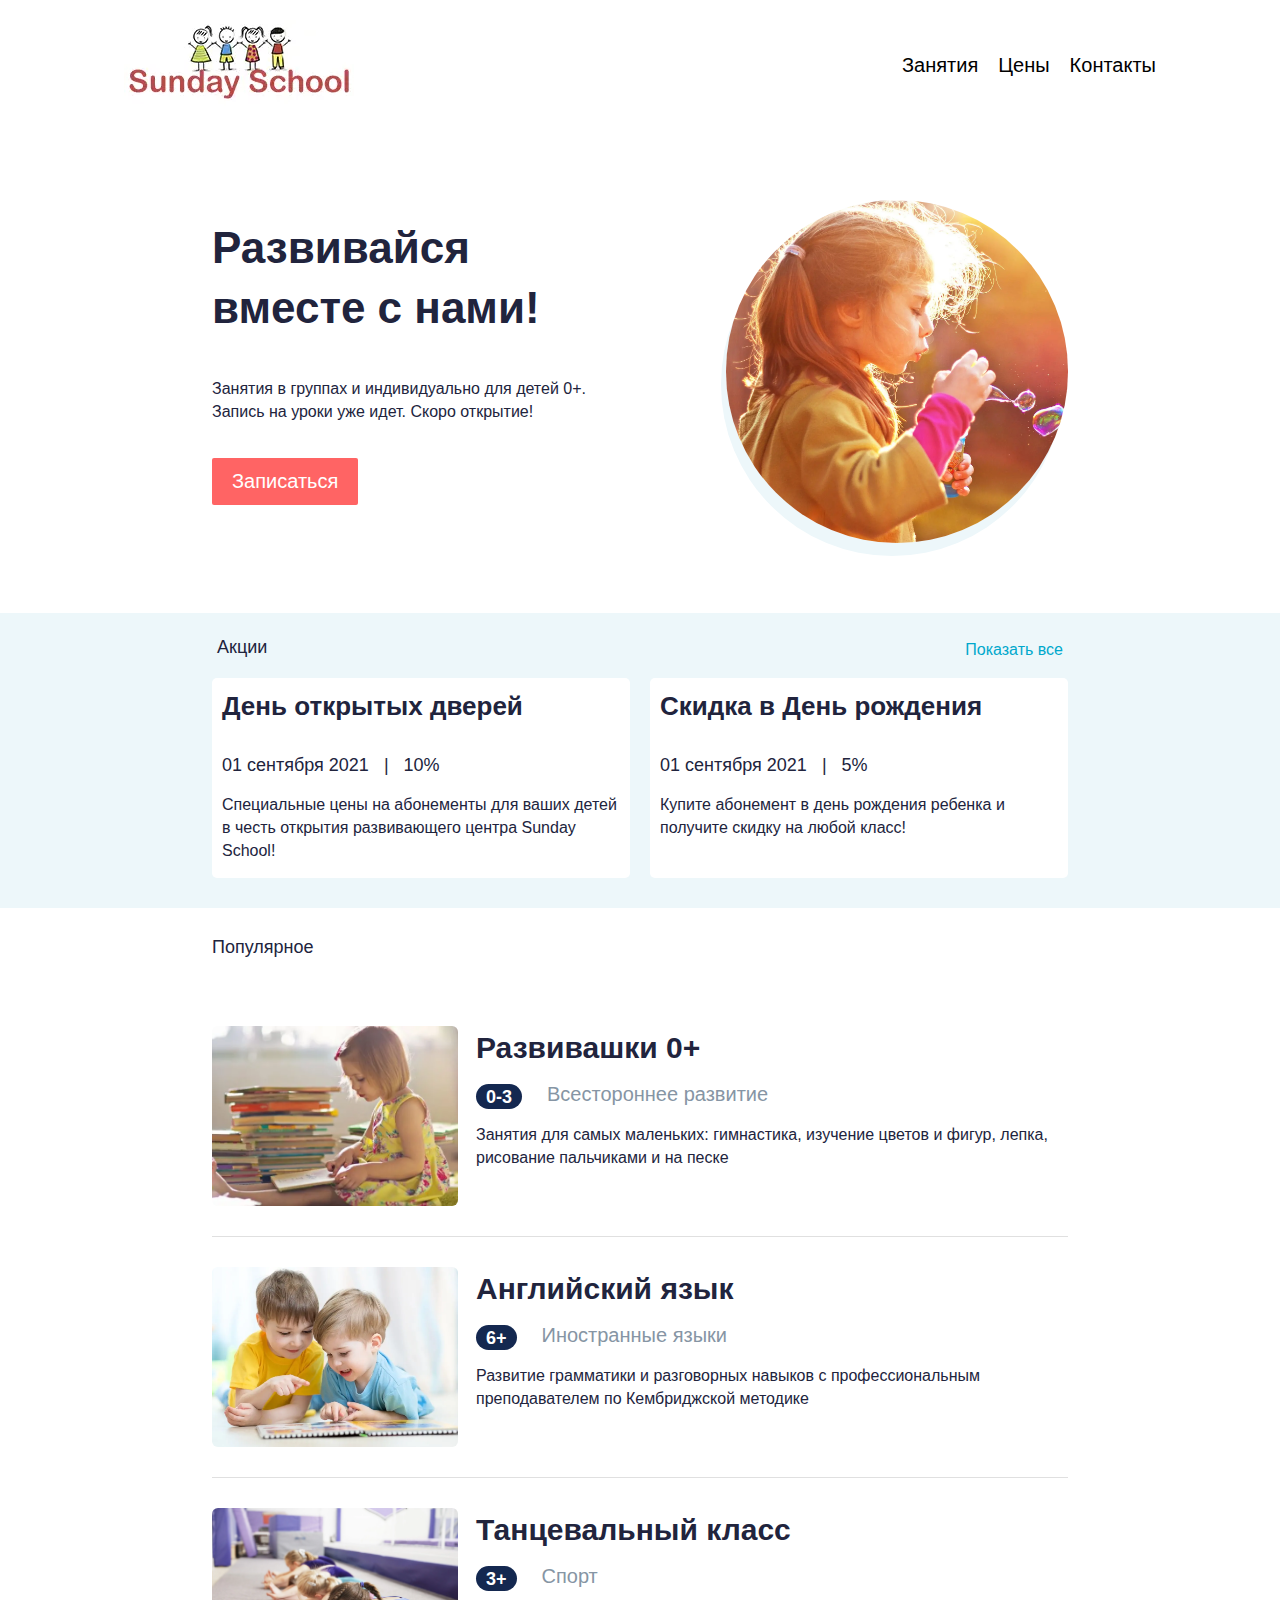
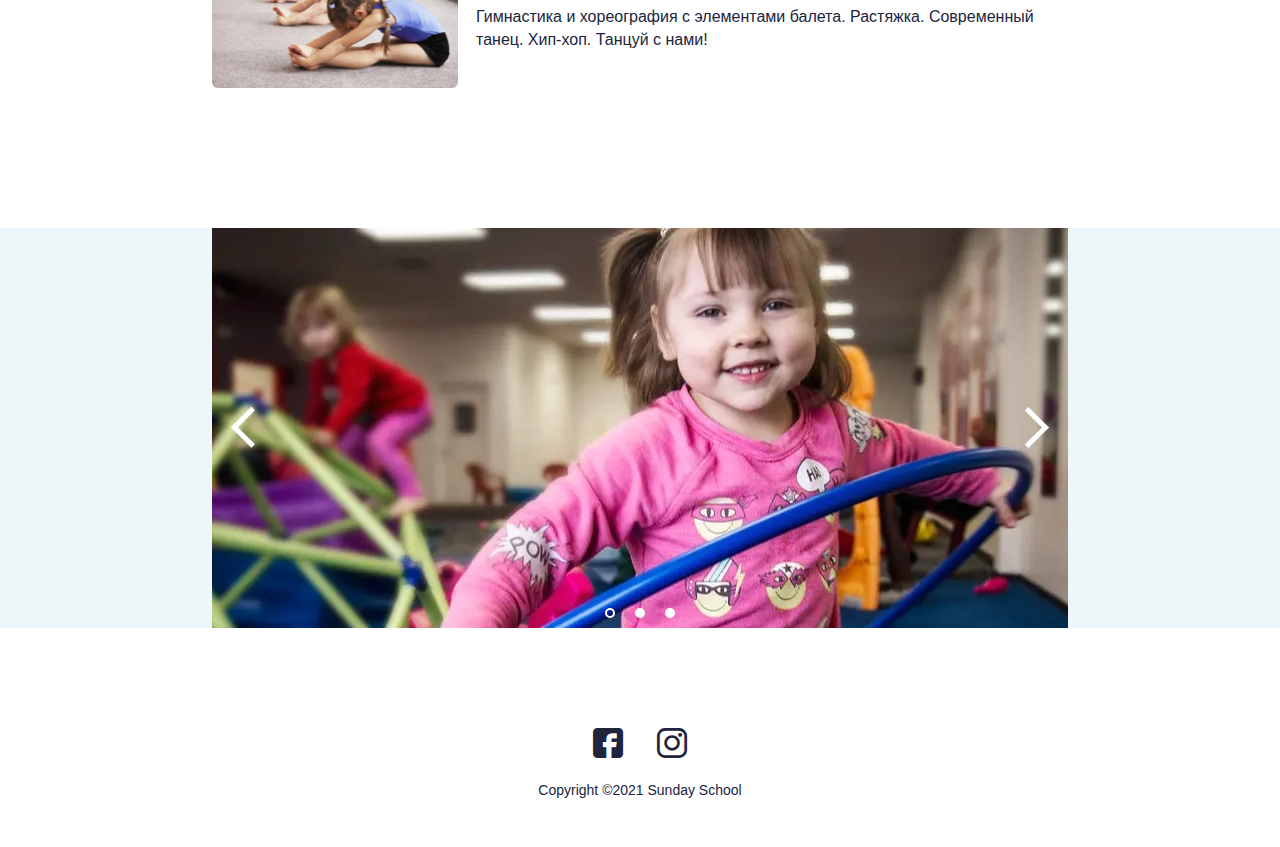
<file: index.html>
<!DOCTYPE html><html lang="ru">   <head>	<title>Главная</title>	<meta charset="UTF-8">	<meta name="format-detection" content="telephone=no">	<link rel="stylesheet" href="css/style.min.css">	<link rel="shortcut icon" href="favicon.ico">	<!-- <meta name="robots" content="noindex, nofollow"> -->	<meta name="viewport" content="width=device-width, initial-scale=1.0">	<script src="https://api-maps.yandex.ru/2.1/?apikey=8a600a1f-75d1-4fd4-8805-fcba64529183&lang=ru_RU" type="text/javascript">	</script></head>  <body>    <div class="wrapper">      <header id="header" class="header">  <div class="header__content">    <a href="index.html" class="header__logo">      <picture><source srcset="img/logo2.webp" type="image/webp"><img class="logo__img" src="img/logo2.png" alt="" /></picture>    </a>    <div class="header__menu menu">      <div class="menu__icon icon-menu">        <span></span>        <span></span>        <span></span>      </div>      <nav class="menu__body">        <ul class="menu__list">          <li>            <a href="classes.html" class="menu__link "              >Занятия</a            >            <span class="menu__arrow"></span>            <ul class="menu__sub-list">              <li>                <a href="classes.html" class="menu__sub-link">Английский язык</a>              </li>              <li>                <a href="classes.html" class="menu__sub-link">Танцевальный класс</a>              </li>              <li>                <a href="classes.html" class="menu__sub-link">Развивашки 0+</a>              </li>              <li>                <a href="classes.html" class="menu__sub-link">Подготовка к школе</a>              </li>            </ul>          </li>          <li>            <a href="price.html" class="menu__link "              >Цены</a            >          </li>          <li>            <a href="contact.html" class="menu__link "              >Контакты</a            >          </li>        </ul>      </nav>    </div>  </div></header>      <main class="page">        <section id="hello" class="hello">          <div class="hello__container _container">            <div class="hello__content">              <h1 class="hello__title title">Развивайся вместе с нами!</h1>              <div class="hello__text text">                Занятия в группах и индивидуально для детей 0+. Запись на уроки                уже идет. Скоро открытие!              </div>              <a href="#popup" class="hello__btn btn popup-link">Записаться</a>            </div>            <picture><source srcset="img/main.webp" type="image/webp"><img class="hello__avatar _ibg" src="img/main.jpg" alt="" /></picture>          </div>        </section>        <section class="recent-offers">          <div class="recent-offers__container _container">            <div class="recent-offers__header">              <div class="recent-offers__title">Акции</div>              <a href="#" class="recent-offers__view-all">Показать все</a>            </div>            <div class="recent-offers__items">              <div class="recent-offers__column">                <article class="recent-offers__item">                  <a href="" class="recent-offer__title"                    >День открытых дверей</a                  >                  <div class="recent-offer__info">                    01 сентября 2021 <span>|</span> 10%                  </div>                  <div class="recent-offer__text text">                    Специальные цены на абонементы для ваших детей в честь                    открытия развивающего центра Sunday School!                  </div>                </article>              </div>              <div class="recent-offers__column">                <article class="recent-offers__item">                  <a href="" class="recent-offer__title"                    >Скидка в День рождения</a                  >                  <div class="recent-offer__info">                    01 сентября 2021 <span>|</span> 5%                  </div>                  <div class="recent-offer__text text">                    Купите абонемент в день рождения ребенка и получите скидку                    на любой класс!                  </div>                </article>              </div>            </div>          </div>        </section>        <section class="featured-classes">          <div class="featured-classes__container _container">            <div class="featured-classes__title">Популярное</div>            <div class="featured-classes__items classes">              <article class="classes__item">                <a href="" class="classes__image _ibg">                  <picture><source srcset="img/classes/razvivashki-min.webp" type="image/webp"><img src="img/classes/razvivashki-min.jpg" alt="" /></picture>                </a>                <div class="classes__body">                  <a href="" class="classes__title">Развивашки 0+</a>                  <div class="classes__info">                    <div class="classes__age">0-3</div>                    <div class="classes__category">Всестороннее развитие</div>                  </div>                  <div class="classes__text text">                    Занятия для самых маленьких: гимнастика, изучение цветов и                    фигур, лепка, рисование пальчиками и на песке                  </div>                </div>              </article>              <article class="classes__item">                <a href="" class="classes__image _ibg">                  <picture><source srcset="img/classes/english-min.webp" type="image/webp"><img src="img/classes/english-min.jpg" alt="" /></picture>                </a>                <div class="classes__body">                  <a href="" class="classes__title">Английский язык</a>                  <div class="classes__info">                    <div class="classes__age">6+</div>                    <div class="classes__category">Иностранные языки</div>                  </div>                  <div class="classes__text text">                    Развитие грамматики и разговорных навыков с профессиональным                    преподавателем по Кембриджской методике                  </div>                </div>              </article>              <article class="classes__item">                <a href="" class="classes__image _ibg">                  <picture><source srcset="img/classes/dancing-min.webp" type="image/webp"><img src="img/classes/dancing-min.jpg" alt="" /></picture>                </a>                <div class="classes__body">                  <a href="" class="classes__title">Танцевальный класс</a>                  <div class="classes__info">                    <div class="classes__age">3+</div>                    <div class="classes__category">Спорт</div>                  </div>                  <div class="classes__text text">                    Гимнастика и хореография с элементами балета. Растяжка.                    Современный танец. Хип-хоп. Танцуй с нами!                  </div>                </div>              </article>            </div>          </div>        </section>        <section class="gallery">          <div class="_container">            <div class="gallery__container">              <div class="block-arrows btn-prev"></div>              <div class="block-arrows btn-next"></div>              <div class="control">                <ul>                  <li class="selected"></li>                  <li></li>                  <li></li>                </ul>              </div>              <div class="slider-track">                <picture><source srcset="img/gallery/slide1.webp" type="image/webp"><img src="img/gallery/slide1.jpg" alt="" /></picture>                <picture><source srcset="img/gallery/slide2.webp" type="image/webp"><img src="img/gallery/slide2.jpg" alt="" /></picture>                <picture><source srcset="img/gallery/slide3.webp" type="image/webp"><img src="img/gallery/slide3.jpg" alt="" /></picture>              </div>            </div>          </div>        </section>      </main>      <footer class="footer">	<div class="footer__content _container">		<div class="footer__social social">			<a href="" class="social__item _icon-fb"></a>			<a href="" class="social__item _icon-insta"></a>		</div>		<div class="footer__copy">Copyright ©2021 Sunday School</div>	</div></footer>    </div>    <div id="popup" class="popup">		<div class="popup__body">			<div class="popup__content">				<a href="#header" class="popup__close close-popup">					<span></span>        			<span></span>		  		</a>				<div class="popup__title title">Запишитесь на занятия</div>				<div class="popup-form">					<form action="#" id="form" class="popup-form__body">						<input id="popupName" class="popup-form__input _req" name="name" type="text" placeholder="Ваше имя">						<input id="popupEmail" class="popup-form__input _req _email" name="email" placeholder="Ваш Email">						<input id="popupTel" class="popup-form__input _req" name="tel" placeholder="Ваш телефон">						<button type="submit" class="btn">Отправить</button>					</form>				</div>			</div>		</div>	</div> <script src="js/app.min.js"></script><!-- <script src="https://maps.googleapis.com/maps/api/js?key=AIzaSyCREANfSmnRGkvr7W8hISYad6m4UJIbOyg&callback=initMap&libraries=&v=weekly"async></script> -->  </body></html>
</file>
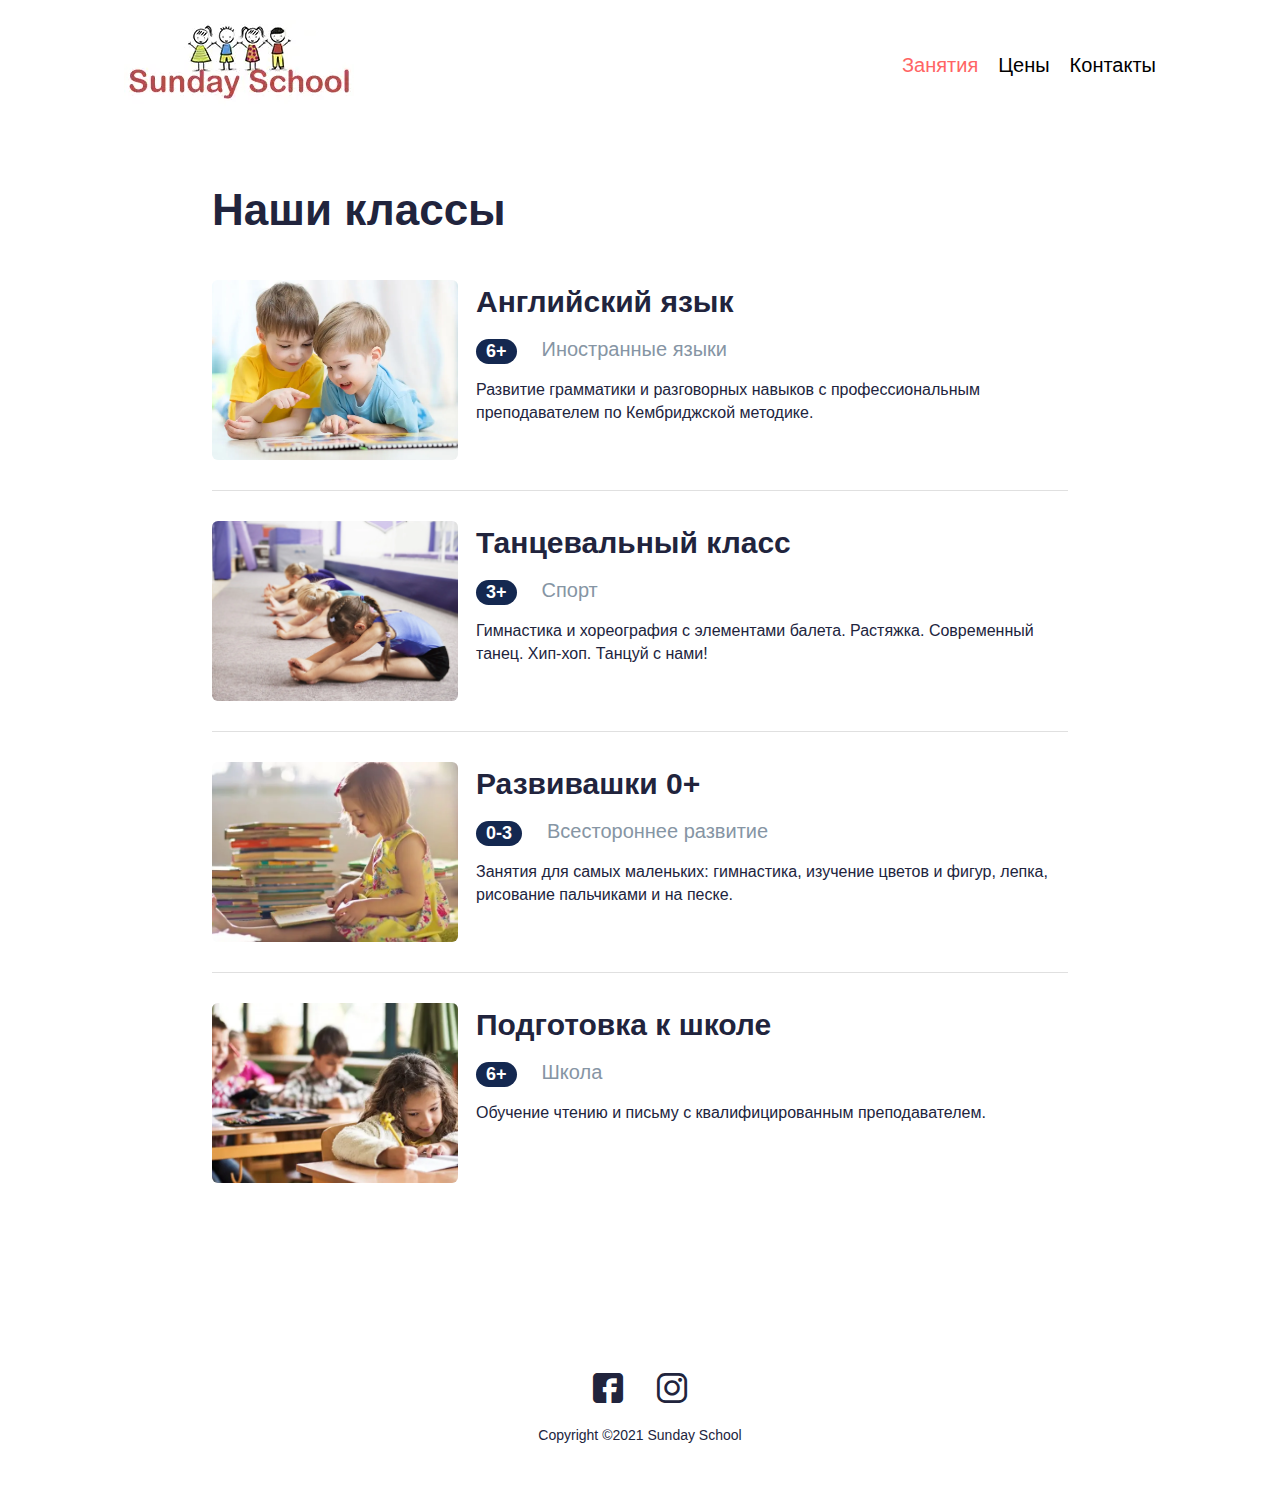
<file: classes.html>
<!DOCTYPE html><html lang="ru">	 <head>	<title>Занятия</title>	<meta charset="UTF-8">	<meta name="format-detection" content="telephone=no">	<link rel="stylesheet" href="css/style.min.css">	<link rel="shortcut icon" href="favicon.ico">	<!-- <meta name="robots" content="noindex, nofollow"> -->	<meta name="viewport" content="width=device-width, initial-scale=1.0">	<script src="https://api-maps.yandex.ru/2.1/?apikey=8a600a1f-75d1-4fd4-8805-fcba64529183&lang=ru_RU" type="text/javascript">	</script></head>	<body>		<div class="wrapper">			<header id="header" class="header">  <div class="header__content">    <a href="index.html" class="header__logo">      <picture><source srcset="img/logo2.webp" type="image/webp"><img class="logo__img" src="img/logo2.png" alt="" /></picture>    </a>    <div class="header__menu menu">      <div class="menu__icon icon-menu">        <span></span>        <span></span>        <span></span>      </div>      <nav class="menu__body">        <ul class="menu__list">          <li>            <a href="classes.html" class="menu__link _active"              >Занятия</a            >            <span class="menu__arrow"></span>            <ul class="menu__sub-list">              <li>                <a href="classes.html" class="menu__sub-link">Английский язык</a>              </li>              <li>                <a href="classes.html" class="menu__sub-link">Танцевальный класс</a>              </li>              <li>                <a href="classes.html" class="menu__sub-link">Развивашки 0+</a>              </li>              <li>                <a href="classes.html" class="menu__sub-link">Подготовка к школе</a>              </li>            </ul>          </li>          <li>            <a href="price.html" class="menu__link "              >Цены</a            >          </li>          <li>            <a href="contact.html" class="menu__link "              >Контакты</a            >          </li>        </ul>      </nav>    </div>  </div></header>			<main class="page">				<div class="classes page__container _container">					<h1 class="classes__main-title title">Наши классы</h1>					<div class="classes__items">						<article class="classes__item">							<a href="" class="classes__image _ibg">								<picture><source srcset="img/classes/english-min.webp" type="image/webp"><img src="img/classes/english-min.jpg" alt=""></picture>							</a>							<div class="classes__body">								<a href="" class="classes__title">Английский язык</a>								<div class="classes__info">									<div class="classes__age">6+</div>									<div class="classes__category">Иностранные языки</div>								</div>								<div class="classes__text text">									Развитие грамматики и разговорных навыков с профессиональным преподавателем по Кембриджской методике.								</div>							</div>						</article>						<article class="classes__item">							<a href="" class="classes__image _ibg">								<picture><source srcset="img/classes/dancing-min.webp" type="image/webp"><img src="img/classes/dancing-min.jpg" alt=""></picture>							</a>							<div class="classes__body">								<a href="" class="classes__title">Танцевальный класс</a>								<div class="classes__info">									<div class="classes__age">3+</div>									<div class="classes__category">Спорт</div>								</div>								<div class="classes__text text">									Гимнастика и хореография с элементами балета. Растяжка. Современный танец. Хип-хоп. Танцуй с нами!								</div>							</div>						</article>						<article class="classes__item">							<a href="" class="classes__image _ibg">								<picture><source srcset="img/classes/razvivashki-min.webp" type="image/webp"><img src="img/classes/razvivashki-min.jpg" alt=""></picture>							</a>							<div class="classes__body">								<a href="" class="classes__title">Развивашки 0+</a>								<div class="classes__info">									<div class="classes__age">0-3</div>									<div class="classes__category">Всестороннее развитие</div>								</div>								<div class="classes__text text">									Занятия для самых маленьких: гимнастика, изучение цветов и фигур, лепка, рисование пальчиками и на песке.								</div>							</div>						</article>						<article class="classes__item">							<a href="" class="classes__image _ibg">								<picture><source srcset="img/classes/school-preparation-min.webp" type="image/webp"><img src="img/classes/school-preparation-min.jpg" alt=""></picture>							</a>							<div class="classes__body">								<a href="" class="classes__title">Подготовка к школе</a>								<div class="classes__info">									<div class="classes__age">6+</div>									<div class="classes__category">Школа</div>								</div>								<div class="classes__text text">									Обучение чтению и письму с квалифицированным преподавателем.								</div>							</div>						</article>					</div>				</div>			</main>			<footer class="footer">	<div class="footer__content _container">		<div class="footer__social social">			<a href="" class="social__item _icon-fb"></a>			<a href="" class="social__item _icon-insta"></a>		</div>		<div class="footer__copy">Copyright ©2021 Sunday School</div>	</div></footer>		</div>		<script src="js/app.min.js"></script><!-- <script src="https://maps.googleapis.com/maps/api/js?key=AIzaSyCREANfSmnRGkvr7W8hISYad6m4UJIbOyg&callback=initMap&libraries=&v=weekly"async></script> -->	</body></html>
</file>
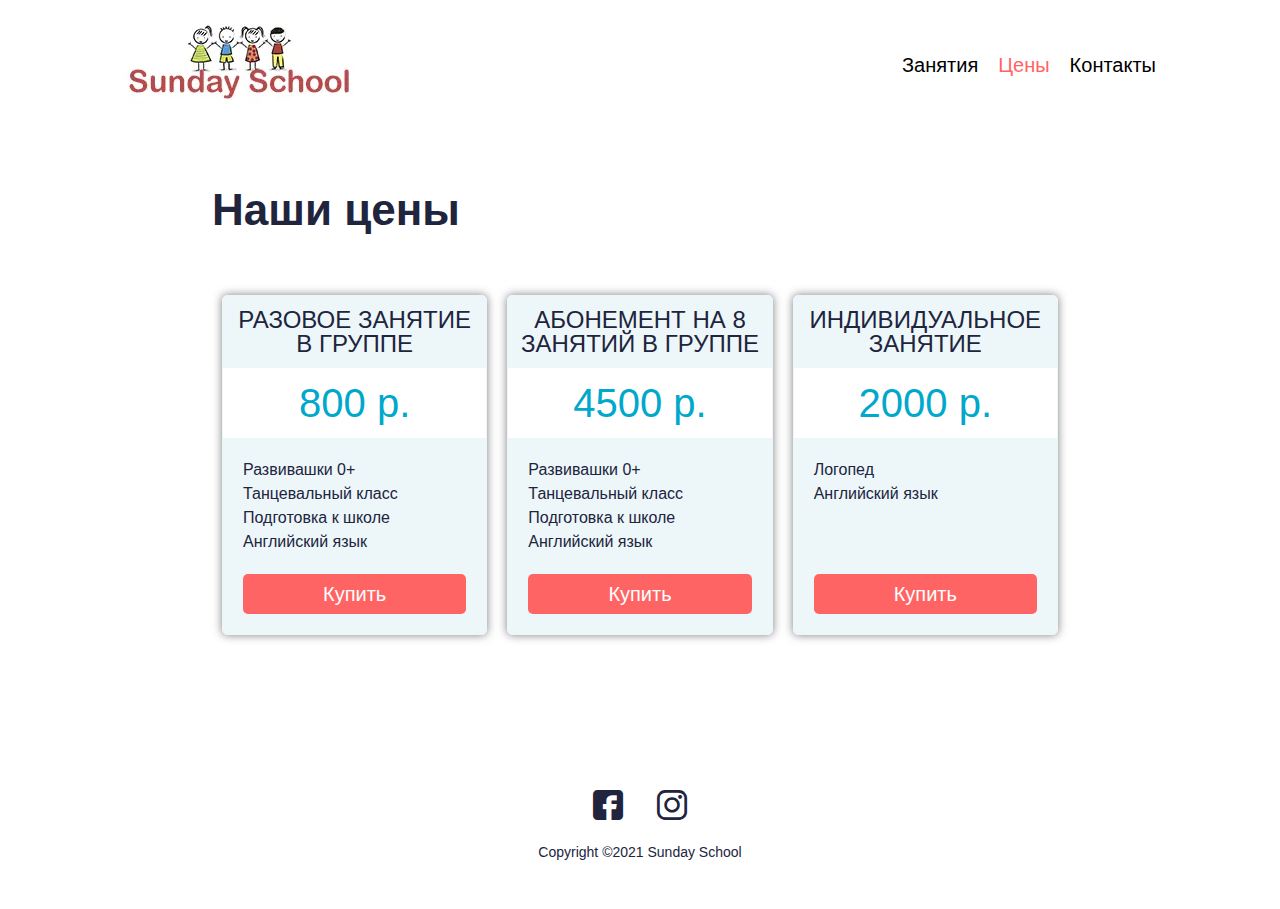
<file: price.html>
<!DOCTYPE html><html lang="ru">   <head>	<title>Цены</title>	<meta charset="UTF-8">	<meta name="format-detection" content="telephone=no">	<link rel="stylesheet" href="css/style.min.css">	<link rel="shortcut icon" href="favicon.ico">	<!-- <meta name="robots" content="noindex, nofollow"> -->	<meta name="viewport" content="width=device-width, initial-scale=1.0">	<script src="https://api-maps.yandex.ru/2.1/?apikey=8a600a1f-75d1-4fd4-8805-fcba64529183&lang=ru_RU" type="text/javascript">	</script></head>  <body>    <div class="wrapper">      <header id="header" class="header">  <div class="header__content">    <a href="index.html" class="header__logo">      <picture><source srcset="img/logo2.webp" type="image/webp"><img class="logo__img" src="img/logo2.png" alt="" /></picture>    </a>    <div class="header__menu menu">      <div class="menu__icon icon-menu">        <span></span>        <span></span>        <span></span>      </div>      <nav class="menu__body">        <ul class="menu__list">          <li>            <a href="classes.html" class="menu__link "              >Занятия</a            >            <span class="menu__arrow"></span>            <ul class="menu__sub-list">              <li>                <a href="classes.html" class="menu__sub-link">Английский язык</a>              </li>              <li>                <a href="classes.html" class="menu__sub-link">Танцевальный класс</a>              </li>              <li>                <a href="classes.html" class="menu__sub-link">Развивашки 0+</a>              </li>              <li>                <a href="classes.html" class="menu__sub-link">Подготовка к школе</a>              </li>            </ul>          </li>          <li>            <a href="price.html" class="menu__link _active"              >Цены</a            >          </li>          <li>            <a href="contact.html" class="menu__link "              >Контакты</a            >          </li>        </ul>      </nav>    </div>  </div></header>      <main class="page">        <div class="price page__container _container">          <div class="price__title title">Наши цены</div>          <div class="price__body">            <div class="price__row">              <div class="price__column">                <div class="price__item">                  <div class="price__subtitle">Разовое занятие в группе</div>                  <div class="price__label">800 р.</div>                  <div class="price__text">                    <ul>                      <li>Развивашки 0+</li>                      <li>Танцевальный класс</li>                      <li>Подготовка к школе</li>                      <li>Английский язык</li>                    </ul>                  </div>                  <a href="#popup" class="price__btn btn popup-link">Купить</a>                </div>              </div>              <div class="price__column">                <div class="price__item">                  <div class="price__subtitle">                    Абонемент на 8 занятий в группе                  </div>                  <div class="price__label">4500 р.</div>                  <div class="price__text">                    <ul>                      <li>Развивашки 0+</li>                      <li>Танцевальный класс</li>                      <li>Подготовка к школе</li>                      <li>Английский язык</li>                    </ul>                  </div>                  <a href="#popup" class="price__btn btn popup-link">Купить</a>                </div>              </div>              <div class="price__column">                <div class="price__item">                  <div class="price__subtitle">Индивидуальное занятие</div>                  <div class="price__label">2000 р.</div>                  <div class="price__text">                    <ul>                     <li>Логопед</li>                     <li>Английский язык</li>                    </ul>                  </div>                  <a href="#popup" class="price__btn btn popup-link">Купить</a>                </div>              </div>            </div>          </div>        </div>      </main>      <footer class="footer">	<div class="footer__content _container">		<div class="footer__social social">			<a href="" class="social__item _icon-fb"></a>			<a href="" class="social__item _icon-insta"></a>		</div>		<div class="footer__copy">Copyright ©2021 Sunday School</div>	</div></footer>    </div>    <div id="popup" class="popup">		<div class="popup__body">			<div class="popup__content">				<a href="#header" class="popup__close close-popup">					<span></span>        			<span></span>		  		</a>				<div class="popup__title title">Запишитесь на занятия</div>				<div class="popup-form">					<form action="#" id="form" class="popup-form__body">						<input id="popupName" class="popup-form__input _req" name="name" type="text" placeholder="Ваше имя">						<input id="popupEmail" class="popup-form__input _req _email" name="email" placeholder="Ваш Email">						<input id="popupTel" class="popup-form__input _req" name="tel" placeholder="Ваш телефон">						<button type="submit" class="btn">Отправить</button>					</form>				</div>			</div>		</div>	</div>    <script src="js/app.min.js"></script><!-- <script src="https://maps.googleapis.com/maps/api/js?key=AIzaSyCREANfSmnRGkvr7W8hISYad6m4UJIbOyg&callback=initMap&libraries=&v=weekly"async></script> -->  </body></html>
</file>
<file: css/style.min.css>
@charset "UTF-8";@import url(https://fonts.googleapis.com/css?family=Roboto:100,300,500,700,900);@font-face{font-family:icons;font-display:swap;src:url(../fonts/icons.woff) format("woff"),url(../fonts/icons.woff2) format("woff2");font-weight:400;font-style:normal}@font-face{font-family:icons;font-display:swap;src:url(../fonts/icons.woff) format("woff"),url(../fonts/icons.woff2#icons) format("woff2");font-weight:400;font-style:normal;font-display:block}[class*=" _icon-"]:before,[class^="_icon-"]:before{font-family:icons;font-style:normal;font-weight:400;font-variant:normal;text-transform:none;line-height:1;-webkit-font-smoothing:antialiased;-moz-osx-font-smoothing:grayscale}[class*=" _icon-"]:before,[class^="_icon-"]:before{display:block}._icon-fb:before{content:"\e900"}._icon-insta:before{content:"\e901"}._icon-linkedin:before{content:"\e902"}._icon-twitter:before{content:"\e903"}*{padding:0;margin:0;border:0}*,:after,:before{-webkit-box-sizing:border-box;box-sizing:border-box}:active,:focus{outline:0}a:active,a:focus{outline:0}aside,footer,header,nav,section{display:block}body,html{height:100%;min-width:320px}body{line-height:1;font-family:Arial,Helvetica,sans-serif;-ms-text-size-adjust:100%;-moz-text-size-adjust:100%;-webkit-text-size-adjust:100%}button,input,textarea{font-family:Arial,Helvetica,sans-serif}input::-ms-clear{display:none}button{cursor:pointer}button::-moz-focus-inner{padding:0;border:0}a,a:visited{text-decoration:none}a:hover{text-decoration:none}ul li{list-style:none}img{vertical-align:top}h1,h2,h3,h4,h5,h6{font-weight:inherit;font-size:inherit}body{color:#21243d;font-size:14px}body._lock{overflow:hidden}.wrapper{width:100%;min-height:100%;overflow:hidden;display:-webkit-box;display:-ms-flexbox;display:flex;-webkit-box-orient:vertical;-webkit-box-direction:normal;-ms-flex-direction:column;flex-direction:column}._container{max-width:856px;margin:0 auto}.btn{background-color:#ff6464;border-radius:2px;font-weight:500;font-size:20px;color:#fff;line-height:145%;height:47px;display:-webkit-inline-box;display:-ms-inline-flexbox;display:inline-flex;-webkit-box-align:center;-ms-flex-align:center;align-items:center;-webkit-box-pack:center;-ms-flex-pack:center;justify-content:center;text-align:center;padding:0 20px;-webkit-transition:background-color .3s ease 0s;-o-transition:background-color .3s ease 0s;transition:background-color .3s ease 0s}.btn._fw{width:100%}input[type=email],input[type=tel],input[type=text],textarea{-webkit-appearance:none;-moz-appearance:none;appearance:none}.input{border-radius:0!important;width:100%;display:block;padding:0 20px}textarea.input{resize:none;padding:0 0}.header{position:relative;z-index:100}.header__content{display:-webkit-box;display:-ms-flexbox;display:flex;-webkit-box-align:center;-ms-flex-align:center;align-items:center;-webkit-box-pack:justify;-ms-flex-pack:justify;justify-content:space-between;max-width:1052px;min-height:130px;padding:0 10px;margin:0 auto}.header__logo{position:relative;z-index:56;padding:20px 0 20px 0;margin:0}.header__menu{padding:10px 0;min-height:130px;display:-webkit-box;display:-ms-flexbox;display:flex;-webkit-box-align:center;-ms-flex-align:center;align-items:center}.menu__list>li{position:relative;padding:10px 0}.menu__link{font-size:20px;font-weight:500;color:#000;-webkit-transition:color .3s ease 0s;-o-transition:color .3s ease 0s;transition:color .3s ease 0s}.menu__link._active{color:#ff6464}.menu__sub-list{position:absolute;padding:20px;min-width:250px;font-size:16px}.menu__sub-list>li{padding:15px 0 15px 0;margin:0 0 10px 0}.menu__sub-list>li:last-child{margin:0}.menu__sub-link{color:#000;font-size:18px;-webkit-transition:color .3s ease 0s;-o-transition:color .3s ease 0s;transition:color .3s ease 0s}.menu__sub-link:hover{color:#ff6464}.icon-menu{display:none}body._pc .menu__list>li:hover .menu__sub-list{opacity:1;visibility:visible;-webkit-transform:translate(0,0);-ms-transform:translate(0,0);transform:translate(0,0);pointer-events:all}body._touch .menu__list>li{display:-webkit-box;display:-ms-flexbox;display:flex;-webkit-box-align:center;-ms-flex-align:center;align-items:center}body._touch .menu__link{-webkit-box-flex:1;-ms-flex:1 1 auto;flex:1 1 auto}body._touch .menu__arrow{display:block;position:absolute;right:0;top:calc(50% - 11px);width:0;height:0;margin:0;-webkit-transition:-webkit-transform .3s ease 0s;transition:-webkit-transform .3s ease 0s;-o-transition:transform .3s ease 0s;transition:transform .3s ease 0s;transition:transform .3s ease 0s,-webkit-transform .3s ease 0s;border-left:15px solid transparent;border-right:15px solid transparent;border-top:22px solid #171e257e}body._touch .menu__list>li._active .menu__sub-list{opacity:1;visibility:visible;-webkit-transform:translate(0,0);-ms-transform:translate(0,0);transform:translate(0,0);pointer-events:all}body._touch .menu__list>li._active .menu__arrow{-webkit-transform:rotate(-180deg);-ms-transform:rotate(-180deg);transform:rotate(-180deg);position:relative;margin:0 0 0 -30px}.footer{text-align:center;padding:50px 0}.footer__social{margin:0 0 25px 0}.hello{padding:70px 0 70px 0}.hello__container{display:-webkit-box;display:-ms-flexbox;display:flex}.hello__content{-webkit-box-align:start;-ms-flex-align:start;align-items:flex-start;padding:18px 110px 0 0;-webkit-box-flex:1;-ms-flex:1 1 auto;flex:1 1 auto}.hello__content :last-child{margin-bottom:0}.hello__title{margin:0 0 25px 0}.hello__text{margin:0 0 35px 0}.hello__btn{margin:0 0 25px 0}.hello__avatar{-webkit-box-flex:0;-ms-flex:0 0 343px;flex:0 0 343px;height:343px;position:relative;border-radius:50%;-webkit-box-shadow:-5px 13px 0 0 #edf7fa;box-shadow:-5px 13px 0 0 #edf7fa}.hello__avatar img{max-width:100%}.recent-offers{background:#edf7fa;padding:25px 0 13px 0}.recent-offers__header{display:-webkit-box;display:-ms-flexbox;display:flex;margin:0 5px 17px 5px}.recent-offers__title{padding:0 20px 0 0;-webkit-box-flex:1;-ms-flex:1 1 auto;flex:1 1 auto;font-size:18px;font-weight:500}.recent-offers__view-all{-webkit-box-flex:0;-ms-flex:0 0 auto;flex:0 0 auto;font-size:16px;line-height:23px;color:#00a8cc}.recent-offers__items{margin:0 -10px}.recent-offers__column{-webkit-box-flex:0;-ms-flex:0 1 50%;flex:0 1 50%;padding:0 10px;margin:0 10px 17px 10px;background-color:#fff;border-radius:5px}.recent-offer{height:100%;background-color:#fff;-webkit-box-shadow:0 4px 10px rgba(187,225,250,.25);box-shadow:0 4px 10px rgba(187,225,250,.25);border-radius:4px;padding:20px}.recent-offer :last-child{margin-bottom:0}.recent-offer__title{display:inline-block;color:inherit;font-size:26px;font-weight:700;line-height:146.15385%;-webkit-transition:color .3s ease 0s;-o-transition:color .3s ease 0s;transition:color .3s ease 0s;margin:0 0 17px 0;padding:10px 0}.recent-offer__info{margin:0 0 15px 0;font-size:18px;line-height:144.44444%}.recent-offer__info span{margin:0 10px}.recent-offer__text{margin:0 0 15px 0}.featured-classes{padding:30px 0 60px 0}.featured-classes__title{margin:0 0 20px 0;padding:0 20px 0 0;font-size:18px;font-weight:500}.gallery{background-color:#edf7fa;margin-bottom:50px}.gallery__container{overflow:hidden;position:relative}.slider-track{display:-webkit-box;display:-ms-flexbox;display:flex;-webkit-transition:all ease .2s;-o-transition:all ease .2s;transition:all ease .2s}.btn-prev{position:absolute;top:calc(50% - (40px * .72)/ 2);left:10px;z-index:100;-webkit-transform:rotate(180deg);-ms-transform:rotate(180deg);transform:rotate(180deg)}.btn-next{position:absolute;top:calc(50% - (40px * .72)/ 2);right:10px;z-index:100}.block-arrows{-webkit-box-flex:1;-ms-flex:1 1 auto;flex:1 1 auto;display:-webkit-box;display:-ms-flexbox;display:flex;-webkit-box-align:center;-ms-flex-align:center;align-items:center}.block-arrows::before{content:"";-webkit-box-flex:0;-ms-flex:0 0 calc(40px * .72);flex:0 0 calc(40px * .72);width:calc(40px * .72);height:calc(40px * .72);border-top:5px solid #fff;border-right:5px solid #fff;margin-right:15px;-webkit-transform:rotate(45deg);-ms-transform:rotate(45deg);transform:rotate(45deg)}.control ul{list-style:none;display:-webkit-box;display:-ms-flexbox;display:flex;position:absolute;z-index:5;bottom:0;left:50%;margin:0;padding:0;-webkit-transform:translate(-50%);-ms-transform:translate(-50%);transform:translate(-50%)}.control ul li{width:10px;height:10px;background:#fff;border:2px solid #fff;border-radius:50px;margin:10px;cursor:pointer}.control ul li.selected{background:0 0}.classes{display:-webkit-box;display:-ms-flexbox;display:flex;-webkit-box-orient:vertical;-webkit-box-direction:normal;-ms-flex-direction:column;flex-direction:column;padding:50px 0}.classes__items{padding:0 0 60px 0}.classes__item{padding:0 0 30px 0;margin:0 0 30px 0;border-bottom:1px solid #e0e0e0}.classes__item:last-child{margin-bottom:0;border-bottom:none}.classes__image{-webkit-box-flex:0;-ms-flex:0 0 246px;flex:0 0 246px;display:block;border-radius:6px;min-height:180px;overflow:hidden}.classes__body{-webkit-box-flex:1;-ms-flex:1 1 auto;flex:1 1 auto}.classes__title{color:inherit;display:inline-block;font-size:30px;font-weight:700;line-height:146.66667%;margin:0 0 15px 0;-webkit-transition:color .3s ease 0s;-o-transition:color .3s ease 0s;transition:color .3s ease 0s}.classes__info{display:-webkit-box;display:-ms-flexbox;display:flex;-webkit-box-orient:horizontal;-webkit-box-direction:normal;-ms-flex-direction:row;flex-direction:row;margin:0 0 15px 0}.classes__age{background:#142850;border-radius:16px;height:25px;padding:0 10px;display:-webkit-inline-box;display:-ms-inline-flexbox;display:inline-flex;-webkit-box-pack:center;-ms-flex-pack:center;justify-content:center;-webkit-box-align:center;-ms-flex-align:center;align-items:center;color:#fff;font-weight:600;font-size:18px}.classes__category{color:#8695a4;font-size:20px;margin:0 0 0 25px}.price{padding:50px 0}.price__body{margin:0 auto}.price__row{display:-webkit-box;display:-ms-flexbox;display:flex;max-width:856px;margin:0 0 40px 0}.price__column{-webkit-box-flex:0;-ms-flex:0 0 33.333%;flex:0 0 33.333%;padding:15px 10px;display:-webkit-box;display:-ms-flexbox;display:flex}.price__item{background-color:#edf7fa;padding:0 0 20px 0;border-radius:5px;border:1px solid #edf7fa;-webkit-box-shadow:0 0 10px rgba(0,0,0,.5);box-shadow:0 0 10px rgba(0,0,0,.5);display:-webkit-box;display:-ms-flexbox;display:flex;-webkit-box-orient:vertical;-webkit-box-direction:normal;-ms-flex-direction:column;flex-direction:column}.price__item:hover{background-color:#d2e5eb;-webkit-transition:background-color .3s ease 0s;-o-transition:background-color .3s ease 0s;transition:background-color .3s ease 0s}.price__subtitle{font-size:24px;text-transform:uppercase;padding:12px;text-align:center}.price__label{background-color:#fff;text-align:center;color:#00a8cc;padding:15px 0;font-size:40px}.price__text{padding:20px;font-size:16px;line-height:24px;-webkit-box-flex:1;-ms-flex:1 1 auto;flex:1 1 auto}.price__btn{height:40px;line-height:40px;font-size:20px;border-radius:5px;margin:0 20px}.contacts{padding:50px 0}.contacts__title{margin:0 0 40px 0}.contacts__info{margin:0 0 30px 0;line-height:normal;color:#8695a4;font-size:20px}.contacts__address{padding:0 0 20px 0}.contacts__tel{padding:0 0 20px 0}.contacts__tel a{color:#8695a4}.contacts__tel a:hover{text-decoration:underline}.contacts__email{padding:0 0 20px 0}#map{width:100%;height:400px}.popup{position:fixed;z-index:101;width:100%;height:100%;background-color:rgba(0,0,0,.8);top:0;left:0;opacity:0;visibility:hidden;overflow-y:auto;overflow-x:hidden;-webkit-transition:all .8s ease 0s;-o-transition:all .8s ease 0s;transition:all .8s ease 0s}.popup.open{opacity:1;visibility:visible}.popup.open .popup__content{-webkit-transform:perspective(600px) translate(0,0) rotateX(0);transform:perspective(600px) translate(0,0) rotateX(0);opacity:1}.popup__body{min-height:100%;display:-webkit-box;display:-ms-flexbox;display:flex;-webkit-box-align:center;-ms-flex-align:center;align-items:center;-webkit-box-pack:center;-ms-flex-pack:center;justify-content:center;padding:30px 10px;-webkit-transition:all .8s ease 0s;-o-transition:all .8s ease 0s;transition:all .8s ease 0s}.popup__content{background-color:#fff;color:#000;max-width:800px;padding:30px;position:relative;-webkit-transition:all .8s ease 0s;-o-transition:all .8s ease 0s;transition:all .8s ease 0s;opacity:0;-webkit-transform:perspective(600px) translate(0,-100%) rotateX(45deg);transform:perspective(600px) translate(0,-100%) rotateX(45deg)}.popup__close{position:absolute;right:0;top:0;width:30px;margin:25px 10px 0 0}.popup__close span{top:50%;right:0;position:absolute;width:100%;height:2px;background-color:#000}.popup__close span:first-child{-webkit-transform:rotate(-45deg);-ms-transform:rotate(-45deg);transform:rotate(-45deg)}.popup__close span:last-child{-webkit-transform:rotate(45deg);-ms-transform:rotate(45deg);transform:rotate(45deg)}.popup__title{margin:0 0 1em 0;text-align:center}.popup-form__body{display:-webkit-box;display:-ms-flexbox;display:flex}.popup-form__input{border:1px solid #ff6464;width:100%;font-size:20px;margin-right:10px;padding:10px}.popup-form__input._error{-webkit-box-shadow:0 0 15px #ff6464;box-shadow:0 0 15px #ff6464}.page{padding:0;-webkit-box-flex:1;-ms-flex:1 1 auto;flex:1 1 auto}.social{display:-webkit-box;display:-ms-flexbox;display:flex;-webkit-box-pack:center;-ms-flex-pack:center;justify-content:center;-webkit-box-align:center;-ms-flex-align:center;align-items:center}.social__item{-webkit-transition:color .3s ease 0s;-o-transition:color .3s ease 0s;transition:color .3s ease 0s;margin:0 17px;font-size:30px;color:inherit}._ibg{position:relative}._ibg img{position:absolute;width:100%;height:100%;top:0;left:0;-o-object-fit:cover;object-fit:cover}.title{font-size:44px;font-weight:700;color:#21243d;line-height:136.36364%;margin:0 0 40px 0}.text{font-size:16px;line-height:143.75%;color:#21243d}@media (min-width:767.98px){.menu__list{display:-webkit-box;display:-ms-flexbox;display:flex;-webkit-box-align:center;-ms-flex-align:center;align-items:center}.menu__list>li{margin:0 0 0 20px;padding:10px 0}.menu__arrow{display:none}.menu__sub-list{background-color:#fff;-webkit-transform:translate(0,10%);-ms-transform:translate(0,10%);transform:translate(0,10%);opacity:0;visibility:hidden;pointer-events:none;-webkit-transition:all .3s ease 0s;-o-transition:all .3s ease 0s;transition:all .3s ease 0s}.recent-offers__items{display:-webkit-box;display:-ms-flexbox;display:flex}.classes__item{display:-webkit-box;display:-ms-flexbox;display:flex;-webkit-box-align:start;-ms-flex-align:start;align-items:flex-start}.classes__body{padding:0 0 0 18px}}@media (min-width:991.98px){.menu__link:hover{color:#ff6464}.recent-offer__title:hover{color:#ff6464}.classes__title:hover{color:#ff6464}.social__item:hover{color:#ff6464}}@media (min-width:992px){.btn:hover{background-color:#bb4949}}@media (max-width:991.98px){._container{max-width:none;padding:50px 20px 0 20px}.price__row{max-width:none}}@media (max-width:868px){._container{max-width:750px}.hello{padding:70px 0 70px 0}.hello__content{padding:18px 50px 0 0}.price__body{padding-top:20px}.price__row{max-width:750px;-webkit-box-orient:vertical;-webkit-box-direction:normal;-ms-flex-direction:column;flex-direction:column;-webkit-box-align:center;-ms-flex-align:center;align-items:center}}@media (max-width:856px){.price__column{-webkit-box-flex:1;-ms-flex:1 0 auto;flex:1 0 auto;width:320px;padding:20px}}@media (max-width:767.98px){.header__menu{height:50px}.logo__img{max-width:60%}.menu__body{-webkit-transition:-webkit-transform .8s ease 0s;transition:-webkit-transform .8s ease 0s;-o-transition:transform .8s ease 0s;transition:transform .8s ease 0s;transition:transform .8s ease 0s,-webkit-transform .8s ease 0s;position:fixed;width:100%;height:100%;top:-100%;left:0;overflow:auto;padding:130px 10px 30px 10px;background-color:rgba(255,255,255,.95)}.menu__body._active{top:0}.menu__body._active::before{content:"";position:fixed;width:100%;height:130px;background-color:#fff;top:0;left:0;z-index:5}.menu__list>li{-ms-flex-wrap:wrap;flex-wrap:wrap;margin:0}.menu__list>li:last-child{margin-bottom:0}.menu .menu__list>li._active .menu__sub-list{display:block}.menu__link{font-size:40px;display:block;text-align:center}.menu__arrow{display:block}.menu__sub-list{text-align:center;position:relative;-webkit-box-flex:1;-ms-flex:1 1 100%;flex:1 1 100%;margin:20px 0 0 0;display:none}.icon-menu{display:block;position:relative;width:30px;height:18px;cursor:pointer;z-index:5}.icon-menu span{-webkit-transition:all .3s ease 0s;-o-transition:all .3s ease 0s;transition:all .3s ease 0s;top:calc(50% - 1px);left:0;position:absolute;width:100%;height:2px;background-color:#000}.icon-menu span:first-child{top:0}.icon-menu span:last-child{top:auto;bottom:0}.icon-menu._active span{-webkit-transform:scale(0);-ms-transform:scale(0);transform:scale(0)}.icon-menu._active span:first-child{-webkit-transform:rotate(-45deg);-ms-transform:rotate(-45deg);transform:rotate(-45deg);top:calc(50% - 1px)}.icon-menu._active span:last-child{-webkit-transform:rotate(45deg);-ms-transform:rotate(45deg);transform:rotate(45deg);bottom:calc(50% - 1px)}.footer{padding:30px 0}.hello{padding:0 0 60px 0}.hello__container{text-align:center;-webkit-box-orient:vertical;-webkit-box-direction:reverse;-ms-flex-direction:column-reverse;flex-direction:column-reverse}.hello__content{padding:0}.hello__title{margin:0 0 20px 0}.hello__text{padding:0 15px;margin:0 0 25px 0}.hello__btn{margin:0 0 20px 0}.hello__avatar{width:170px;height:170px;margin:0 0 40px 0}.recent-offers{padding:25px 0 23px 0}.recent-offers__view-all{display:none}.recent-offer{padding:15px}.recent-offer__title{font-size:22px;margin:0 0 10px 0}.recent-offer__info{font-size:16px;margin:0 0 10px 0}.featured-classes{padding:30px 0 30px 0}.featured-classes__items{display:-webkit-box;display:-ms-flexbox;display:flex;overflow:auto}.featured-classes__items .classes__item{-webkit-box-flex:0;-ms-flex:0 0 90%;flex:0 0 90%;margin:0}.btn-prev{display:none}.btn-next{display:none}.classes__items{margin:0 10px;padding:0 0 30px 0}.classes__main-title{margin:0 0 20px 0}.classes__item{border-bottom:none}.classes__image{margin:0 0 17px 0;padding:0 0 60% 0}.classes__title{font-size:24px}.price__title{text-align:center;margin:0}.price__btn{margin:20px 20px 0 20px}.popup-form__body{-webkit-box-orient:vertical;-webkit-box-direction:normal;-ms-flex-direction:column;flex-direction:column}.popup-form__input{margin-bottom:10px;text-align:center}.title{font-size:32px}}
</file>
